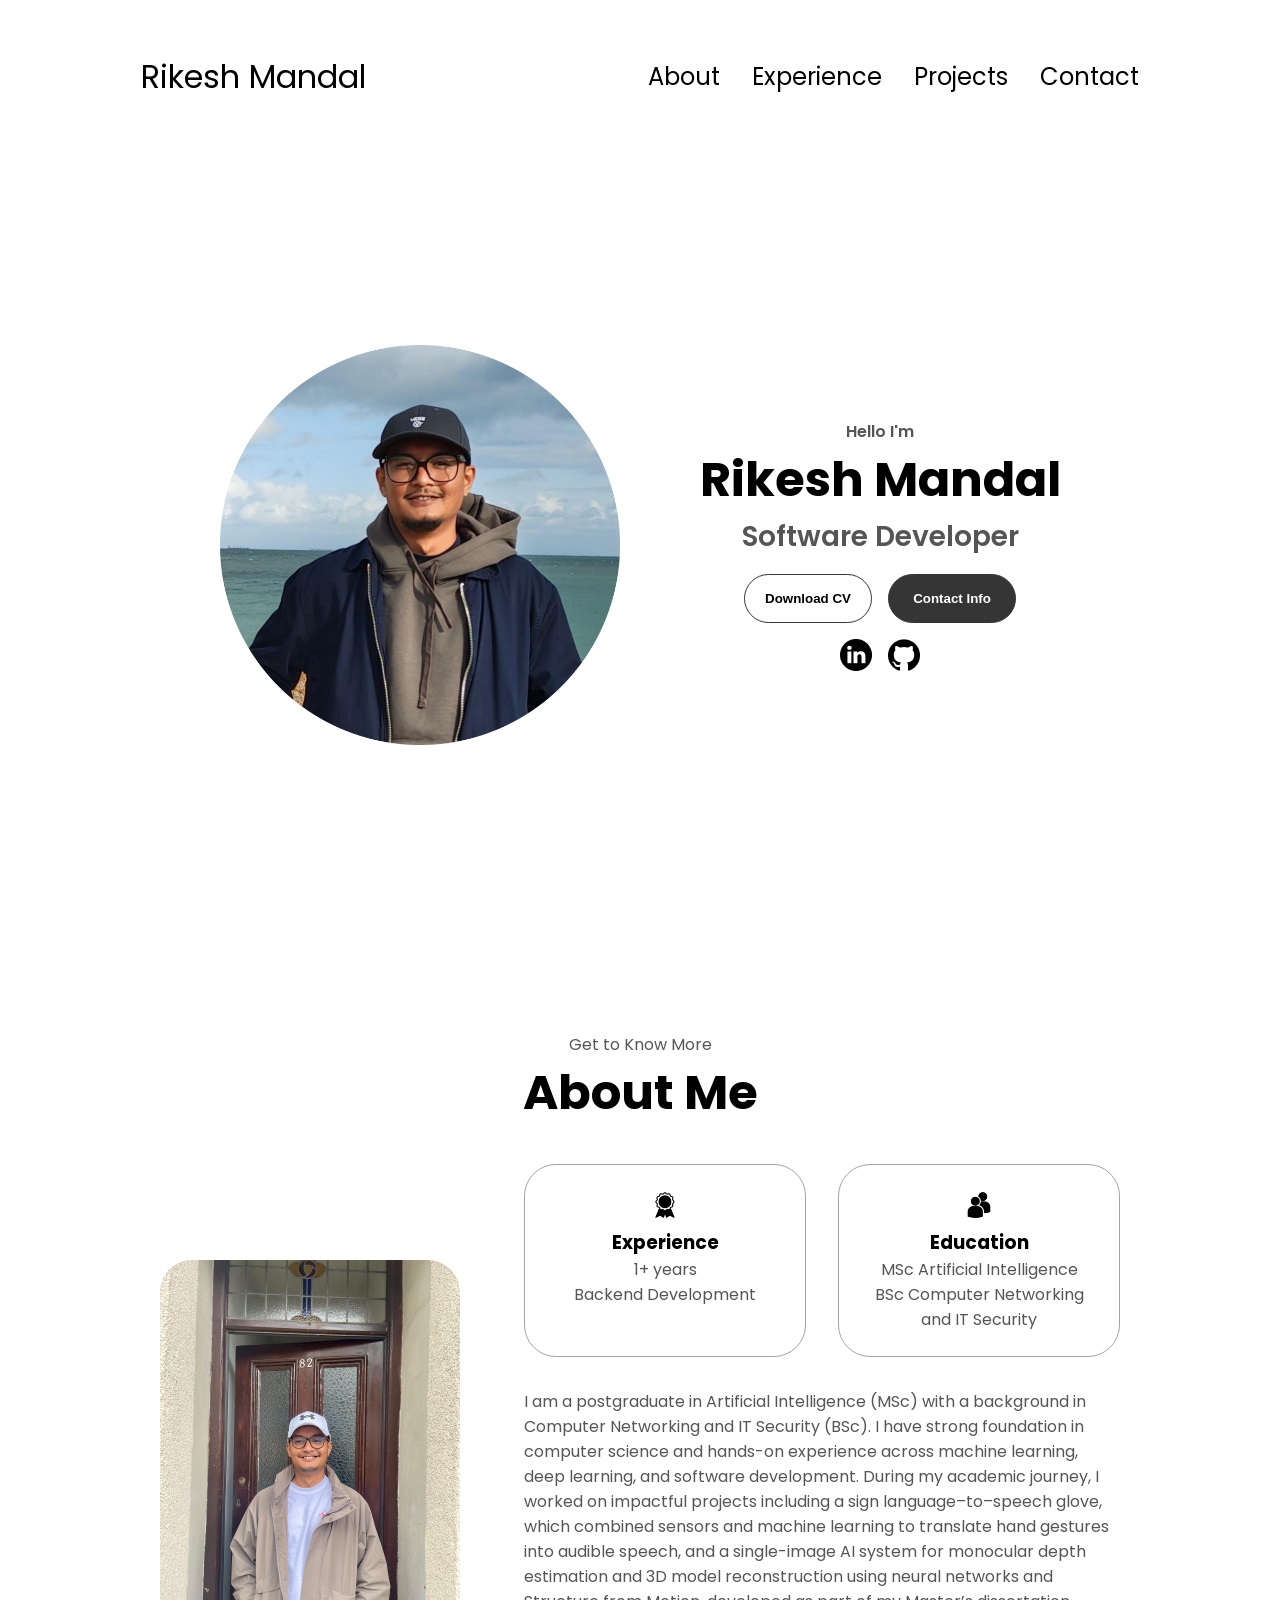
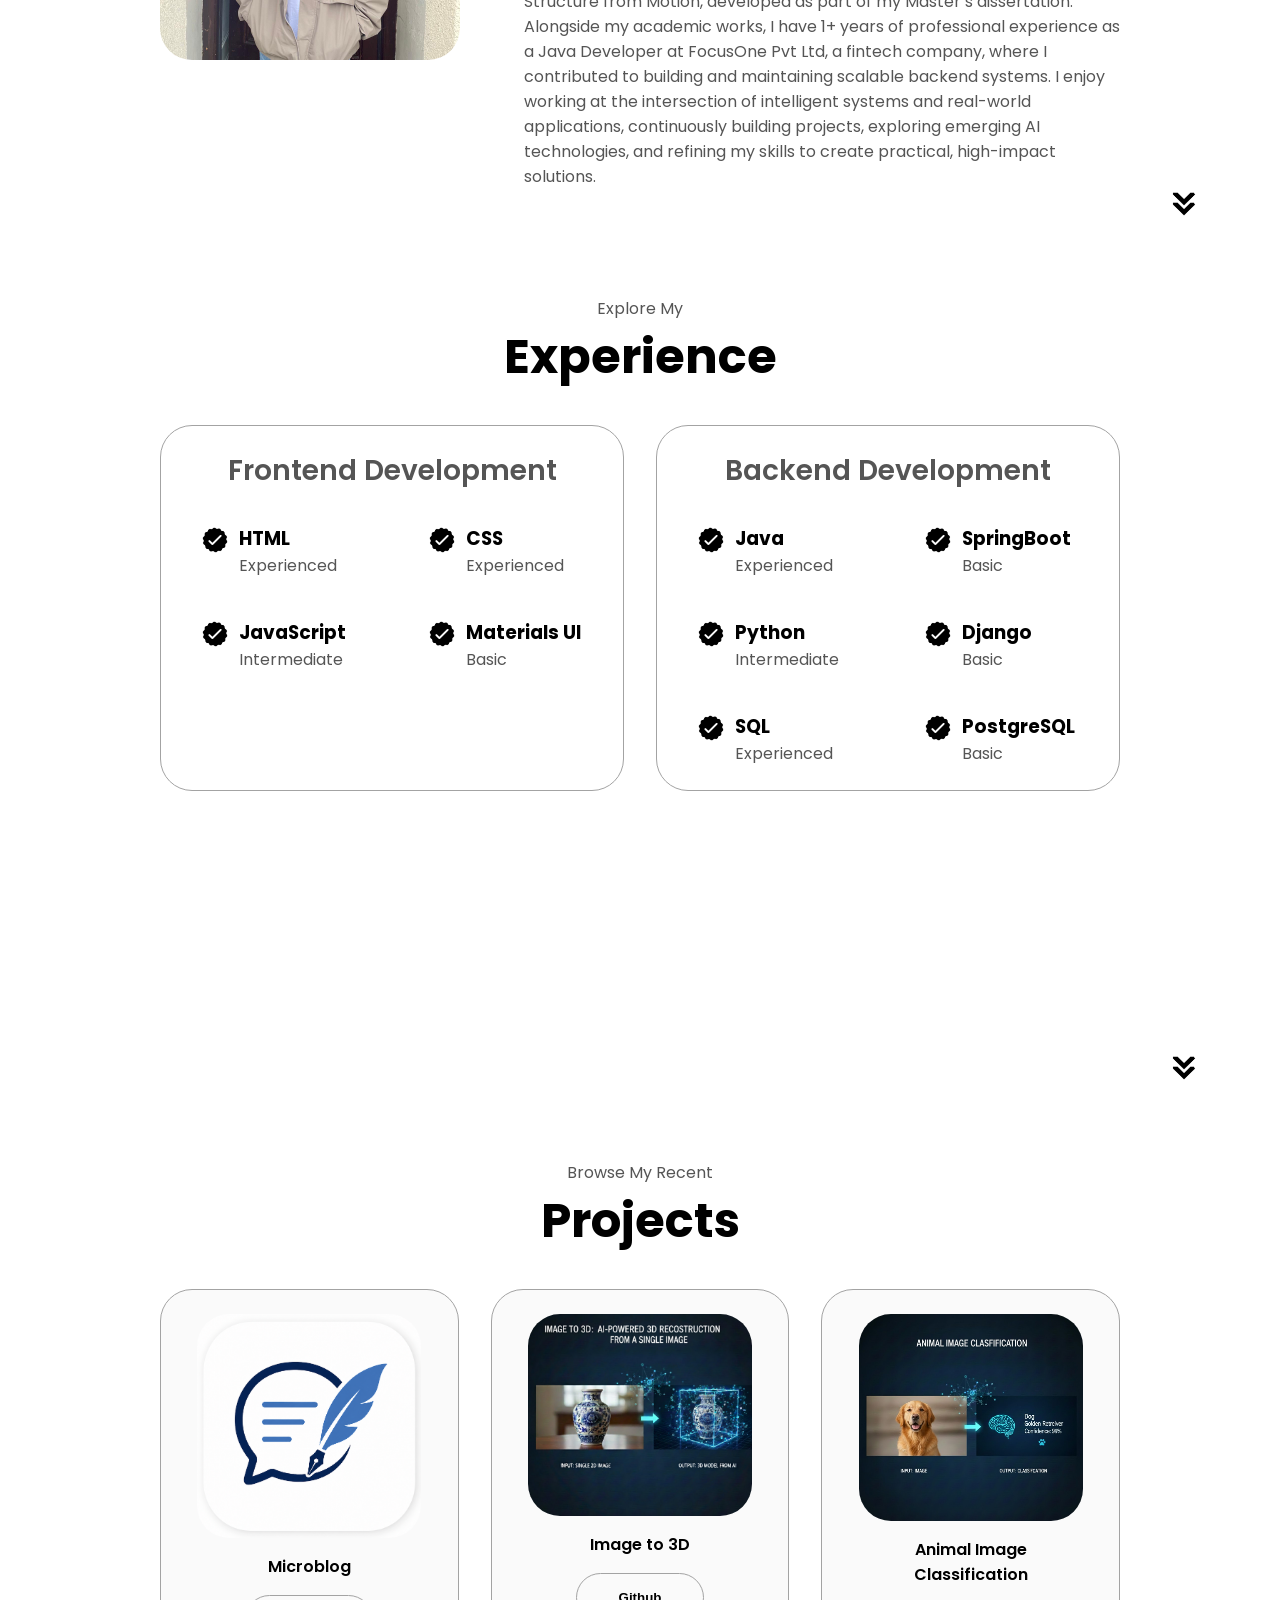
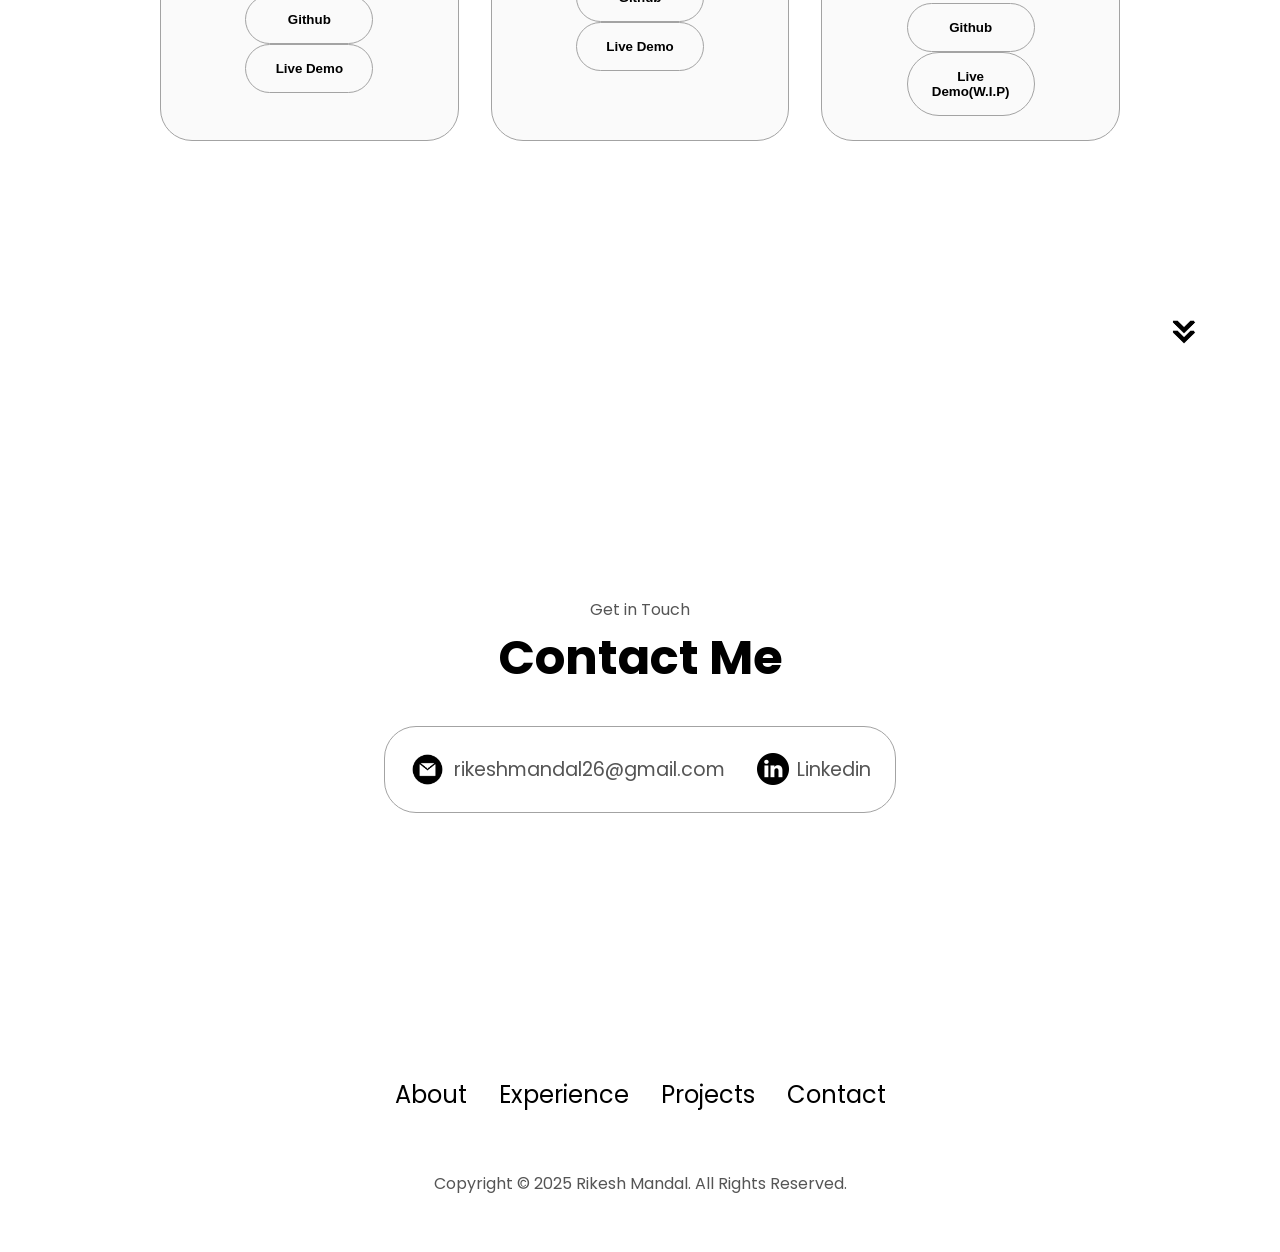
<file: index.html>
<!doctype html>
<html lang="en">
  <head>
    <meta charset="UTF-8" />
    <meta name="viewport" content="width=device-width, initial-scale=1.0" />
    <title>Rikesh Mandal</title>
    <link rel="stylesheet" href="./css/style.css" />
    <link rel="stylesheet" href="./css/mediaqueries.css" />
    <script src="./js/script.js" defer></script>
  </head>

  <body>
    <nav id="desktop-nav">
      <div class="logo">Rikesh Mandal</div>
      <div>
        <ul class="nav-links">
          <li><a href="#about">About</a></li>
          <li><a href="#experience">Experience</a></li>
          <li><a href="#projects">Projects</a></li>
          <li><a href="#contact">Contact</a></li>
        </ul>
      </div>
    </nav>
    <nav id="hamburger-nav">
      <div class="logo">Rikesh Mandal</div>
      <div class="hamburger-menu">
        <div class="hamburger-icon" onclick="togglemenu()">
          <span></span>
          <span></span>
          <span></span>
        </div>
        <div class="menu-links">
          <li><a href="#about" onclick="togglemenu()">About</a></li>
          <li><a href="#experience" onclick="togglemenu()">Experience</a></li>
          <li><a href="#projects" onclick="togglemenu()">Projects</a></li>
          <li><a href="#contact" onclick="togglemenu()">Contact</a></li>
        </div>
      </div>
    </nav>
    <section id="profile">
      <div class="section__pic-container">
        <img
          src="./assets/profile-pic.png"
          alt="Rikesh Mandal profile picture"
        />
      </div>
      <div class="section__text">
        <p class="section__text_p1">Hello I'm</p>
        <h1 class="title">Rikesh Mandal</h1>
        <p class="section__text__p2">Software Developer</p>
        <div class="btn-container">
          <button
            class="btn btn-color-2"
            onclick="window.open('./assets/cv.pdf')"
          >
            Download CV
          </button>
          <button
            class="btn btn-color-1"
            onclick="location.href = './#contact'"
          >
            Contact Info
          </button>
        </div>
        <div id="socials-container">
          <img
            src="./assets/linkedin.png"
            alt="My Linkedin Profile"
            class="icon"
            onclick="
              window.open(
                'https://linkedin.com/in/rikesh-mandal-98758b1a0/',
                '_blank',
              )
            "
          />
          <img
            src="./assets/github.png"
            alt="My GitHub Profile"
            class="icon"
            onclick="window.open('https://github.com/Rikesh-Mandal', '_blank')"
          />
        </div>
      </div>
    </section>
    <section id="about">
      <p class="section__text__p1">Get to Know More</p>
      <h1 class="title">About Me</h1>
      <div class="section-container">
        <div class="section__pic-container">
          <img
            src="./assets/about-pic-modified.jpg"
            alt="profile picture "
            class="about-pic"
          />
        </div>
        <div class="about-details-container">
          <div class="about-containers">
            <div class="details-container">
              <img
                src="./assets/experience.png"
                alt="Experience icon"
                class="icon"
              />
              <h3>Experience</h3>
              <p>
                1+ years <br />
                Backend Development
              </p>
            </div>
            <div class="details-container">
              <img
                src="./assets/education.png"
                alt="Education icon"
                class="icon"
              />
              <h3>Education</h3>
              <p>
                MSc Artificial Intelligence <br />
                BSc Computer Networking and IT Security
              </p>
            </div>
          </div>
          <div class="text-container">
            <p id="about-text">Loading...</p>
          </div>
        </div>
      </div>
      <img
        src="./assets/arrow.png"
        alt="Arrow icon"
        class="icon arrow"
        onclick="location.href = './#experience'"
      />
    </section>
    <section id="experience">
      <p class="section__text__p1">Explore My</p>
      <h1 class="title">Experience</h1>
      <div class="experience-details-container">
        <div class="about-containers">
          <div class="details-container">
            <h2 class="experience-sub-title">Frontend Development</h2>
            <div class="article-container">
              <article>
                <img
                  src="./assets/checkmark.png"
                  alt="Experience Icon"
                  class="icon"
                />
                <div>
                  <h3>HTML</h3>
                  <p>Experienced</p>
                </div>
              </article>
              <article>
                <img
                  src="./assets/checkmark.png"
                  alt="Experience Icon"
                  class="icon"
                />
                <div>
                  <h3>CSS</h3>
                  <p>Experienced</p>
                </div>
              </article>
              <article>
                <img
                  src="./assets/checkmark.png"
                  alt="Experience Icon"
                  class="icon"
                />
                <div>
                  <h3>JavaScript</h3>
                  <p>Intermediate</p>
                </div>
              </article>
              <article>
                <img
                  src="./assets/checkmark.png"
                  alt="Experience Icon"
                  class="icon"
                />
                <div>
                  <h3>Materials UI</h3>
                  <p>Basic</p>
                </div>
              </article>
            </div>
          </div>
          <div class="details-container">
            <h2 class="experience-sub-title">Backend Development</h2>
            <div class="article-container">
              <article>
                <img
                  src="./assets/checkmark.png"
                  alt="Experience Icon"
                  class="icon"
                />
                <div>
                  <h3>Java</h3>
                  <p>Experienced</p>
                </div>
              </article>
              <article>
                <img
                  src="./assets/checkmark.png"
                  alt="Experience Icon"
                  class="icon"
                />
                <div>
                  <h3>SpringBoot</h3>
                  <p>Basic</p>
                </div>
              </article>
              <article>
                <img
                  src="./assets/checkmark.png"
                  alt="Experience Icon"
                  class="icon"
                />
                <div>
                  <h3>Python</h3>
                  <p>Intermediate</p>
                </div>
              </article>
              <article>
                <img
                  src="./assets/checkmark.png"
                  alt="Experience Icon"
                  class="icon"
                />
                <div>
                  <h3>Django</h3>
                  <p>Basic</p>
                </div>
              </article>
              <article>
                <img
                  src="./assets/checkmark.png"
                  alt="Experience Icon"
                  class="icon"
                />
                <div>
                  <h3>SQL</h3>
                  <p>Experienced</p>
                </div>
              </article>
              <article>
                <img
                  src="./assets/checkmark.png"
                  alt="Experience Icon"
                  class="icon"
                />
                <div>
                  <h3>PostgreSQL</h3>
                  <p>Basic</p>
                </div>
              </article>
            </div>
          </div>
        </div>
      </div>
      <img
        src="./assets/arrow.png"
        alt="Arrow icon"
        class="icon arrow"
        onclick="location.href = './#projects'"
      />
    </section>
    <section id="projects">
      <p class="section__text__p1">Browse My Recent</p>
      <h1 class="title">Projects</h1>
      <div class="experience-details-container">
        <div class="about-containers">
          <div class="details-container color-container">
            <div class="article-container">
              <img
                src="./assets/microblog.png"
                alt="Project 1"
                class="project-img"
              />
            </div>
            <h2 class="experience-sub-title project-title">Microblog</h2>
            <div class="btn-container"></div>
            <button
              class="btn btn-color-2 project-btn"
              onclick="
                window.open(
                  'https://github.com/Rikesh-Mandal/microblog-flask',
                  '_blank',
                )
              "
            >
              Github
            </button>
            <button
              class="btn btn-color-2 project-btn"
              onclick="window.open('https://home-server.taila89f29.ts.net/', '_blank',)"
            >
              Live Demo
            </button>
          </div>
          <div class="details-container color-container">
            <div class="article-container">
              <img
                src="./assets/image-to-3D.png"
                alt="Project 2"
                class="project-img"
              />
            </div>
            <h2 class="experience-sub-title project-title">Image to 3D</h2>
            <div class="btn-container"></div>
            <button
              class="btn btn-color-2 project-btn"
              onclick="
                window.open(
                  'https://github.com/Rikesh-Mandal/ImageTo3D',
                  '_blank',
                )
              "
            >
              Github
            </button>
            <button
              class="btn btn-color-2 project-btn"
              onclick="
                window.open(
                  'https://home-server.taila89f29.ts.net:8443',
                  '_blank',
                )
              "
            >
              Live Demo
            </button>
          </div>
          <div class="details-container color-container">
            <div class="article-container">
              <img
                src="./assets/animal-classification.jpg"
                alt="Project 3"
                class="project-img"
              />
            </div>
            <h2 class="experience-sub-title project-title image-classification">
              Animal Image Classification
            </h2>
            <div class="btn-container"></div>
            <button
              class="btn btn-color-2 project-btn"
              onclick="
                window.open(
                  'https://github.com/Rikesh-Mandal/image-classification-system',
                  '_blank',
                )
              "
            >
              Github
            </button>
            <button
              class="btn btn-color-2 project-btn"
              onclick="
                window.open(
                  'https://github.com/Rikesh-Mandal/image-classification-system',
                  '_blank',
                )
              "
            >
              Live Demo(W.I.P)
            </button>
          </div>
        </div>
      </div>
      <img
        src="./assets/arrow.png"
        alt="Arrow icon"
        class="icon arrow"
        onclick="location.href = './#contact'"
      />
    </section>
    <section id="contact">
      <p class="section__text__p1">Get in Touch</p>
      <h1 class="title">Contact Me</h1>
      <div class="contact-info-upper-container">
        <div class="contact-info-container">
          <img
            src="./assets/email.png"
            alt="Email Icon"
            class="icon contact-icon email-icon"
          />
          <p>
            <a href="mailto:rikeshmandal26@gmail.com"></a
            >rikeshmandal26@gmail.com
          </p>
        </div>
        <div class="contact-info-container">
          <img
            src="./assets/linkedin.png"
            alt="My Linkedin Profile"
            class="icon"
            onclick="
              window.open(
                'https://linkedin.com/in/rikesh-mandal-98758b1a0/',
                '_blank',
              )
            "
          />
          <p>Linkedin</p>
        </div>
      </div>
    </section>
    <footer>
      <nav>
        <div class="nav-links-container">
          <div>
            <ul class="nav-links">
              <li><a href="#about">About</a></li>
              <li><a href="#experience">Experience</a></li>
              <li><a href="#projects">Projects</a></li>
              <li><a href="#contact">Contact</a></li>
            </ul>
          </div>
        </div>
      </nav>
      <p>Copyright &#169; 2025 Rikesh Mandal. All Rights Reserved.</p>
    </footer>
  </body>
</html>
</file>
<file: css/style.css>
/* General */

@import url("https://fonts.googleapis.com/css2?family=Poppins:wght@300;400;500;600&display=swap");

* {
  margin: 0;
  padding: 0;
}

body {
  font-family: "Poppins", sans-serif;
}

html {
  scroll-behavior: smooth;
}

p {
  color: rgb(85, 85, 85);
}

/* Transition */

a,
.btn {
  transition: all 300ms ease;
}

/* Desktop Nav */
nav,
.nav-links {
  display: flex;
}

nav {
  justify-content: space-around;
  align-items: center;
  height: 17vh;
}

.nav-links {
  gap: 2rem;
  list-style: none;
  font-size: 1.5rem;
}

a {
  color: black;
  text-decoration: none;
  text-decoration-color: white;
}

a:hover {
  color: grey;
  text-decoration: underline;
  text-underline-offset: 1rem;
  text-decoration-color: rgb(181, 181, 181);
}

.logo {
  font-size: 2rem;
}

.logo:hover {
  cursor: default;
}

/* Hamburger Menu */

#hamburger-nav {
  display: none;
}

.hamburger-menu {
  position: relative;
  display: inline-block;
}

.hamburger-icon {
  display: flex;
  flex-direction: column;
  justify-content: space-between;
  height: 24px;
  width: 30px;
  cursor: pointer;
}

.hamburger-icon span {
  width: 100%;
  height: 2px;
  background-color: black;
  transition: all 0.3 ease-in-out;
}

.menu-links {
  position: absolute;
  top: 100%;
  right: 0;
  background-color: white;
  width: fit-content;
  max-height: 0;
  overflow: hidden;
  transition: all 0.3 ease-in-out;
}

.menu-links a {
  display: block;
  padding: 10px;
  text-align: center;
  font-size: 1.5rem;
  color: black;
  text-decoration: none;
  transition: all 0.3 ease-in-out;
}

.menu-links li {
  list-style: none;
}

.menu-links.open {
  max-height: 300px;
}

.hamburger-icon.open span:first-child {
  transform: rotate(45deg) translate(10px, 5px);
}
.hamburger-icon.open span:nth-child(2) {
  opacity: 0;
}
.hamburger-icon.open span:last-child {
  transform: rotate(-45deg) translate(10px, -5px);
}

.hamburger-icon span:first-child {
  transform: none;
}
.hamburger-icon span:nth-child(2) {
  opacity: 1;
}
.hamburger-icon span:first-child {
  transform: none;
}

/* Sections */

section {
  padding-top: 4vh;
  height: 96vh;
  margin: 0 10rem;
  box-sizing: border-box;
  min-height: fit-content;
}

.section-container {
  display: flex;
}

/* Profile Section */
#profile {
  display: flex;
  justify-content: center;
  gap: 5rem;
  height: 80vh;
}

.section__pic-container {
  display: flex;
  height: 400px;
  width: 400px;
  margin: auto 0;
}

.section__text {
  align-self: center;
  text-align: center;
}

.section__text p {
  font-weight: 600;
}

.section__text__p1 {
  text-align: center;
}

.section__text__p2 {
  font-size: 1.75rem;
  margin-bottom: 1rem;
}

.title {
  font-size: 3rem;
  text-align: center;
}

#socials-container {
  display: flex;
  justify-content: center;
  margin-top: 1rem;
  gap: 1rem;
}

/* Icons */

.icon {
  cursor: pointer;
  height: 2rem;
}

/* Buttons */

.btn-container {
  display: flex;
  justify-content: center;
  gap: 1rem;
}

.btn {
  font-weight: 600;
  transition: all 300ms ease;
  padding: 1rem;
  width: 8rem;
  border-radius: 2rem;
}

.btn-color-1,
.btn-color-2 {
  border: rgb(53, 53, 53) 0.1rem solid;
}

.btn-color-1:hover,
.btn-color-2:hover {
  cursor: pointer;
}

.btn-color-1,
.btn-color-2:hover {
  background: rgb(53, 53, 53);
  color: white;
}

.btn-color-1:hover {
  background: rgb(0, 0, 0);
}

.btn-color-2 {
  background: none;
}

.btn-color-2:hover {
  border: rgb(255, 255, 255) 0.1rem solid;
}

.btn-container {
  gap: 1rem;
}

/* About Section */

#about {
  position: relative;
}

.about-containers {
  gap: 2rem;
  margin-bottom: 2rem;
  margin-top: 2rem;
}

.about-details-container {
  justify-content: center;
  flex-direction: column;
}

.about-containers,
.about-details-container {
  display: flex;
}

.about-pic {
  border-radius: 2rem;
}

.arrow {
  position: absolute;
  right: -5rem;
  bottom: 2.5rem;
}

.details-container {
  padding: 1.5rem;
  flex: 1;
  background: white;
  border-radius: 2rem;
  border: rgb(52, 52, 52) 0.1rem solid;
  border-color: rgb(163, 163, 163);
  text-align: center;
}

.section-container {
  gap: 4rem;
  height: 80%;
}

.section__pic-container {
  height: 400px;
  width: 400px;
  margin: auto 0;
}

/* Experience */

#experience {
  position: relative;
}

.experience-sub-title {
  color: rgb(85, 85, 85);
  font-weight: 600;
  font-size: 1.75rem;
  margin-bottom: 2rem;
}

.experience-details-container {
  display: flex;
  justify-content: center;
  flex-direction: column;
}

.article-container {
  display: flex;
  text-align: initial;
  flex-wrap: wrap;
  flex-direction: row;
  gap: 2.5rem;
  justify-content: space-around;
}

article {
  display: flex;
  width: 10rem;
  justify-content: start;
  gap: 0.5rem;
}

article.icon {
  cursor: default;
}

/* Projects Section */

#projects {
  position: relative;
}

.color-container {
  border-color: rgb(163, 163, 163);
  background: rgb(250, 250, 250);
}

.project-img {
  border-radius: 2rem;
  width: 90%;
  height: auto;
}

.project-title {
  margin: 1rem;
  color: black;
  font-size: 1rem;
}

.project-btn {
  color: black;
  border-color: rgb(163, 163, 163);
}

/* Contact Section */

#contact {
  display: flex;
  justify-content: center;
  flex-direction: column;
  height: 70vh;
}

.contact-info-upper-container {
  display: flex;
  justify-content: center;
  border-radius: 2rem;
  border: rgb(53, 53, 53) 0.1rem solid;
  border-color: rgb(163, 163, 163);
  background: (250, 250, 250);
  margin: 2rem auto;
  padding: 0.5rem;
}

.contact-info-container {
  display: flex;
  align-items: center;
  justify-content: center;
  gap: 0.5rem;
  margin: 1rem;
}

.contact-info-container p {
  font-size: larger;
}

.contact-icon {
  cursor: default;
}

.email-icon {
  height: 2.3rem;
}

/* Footer Section */

footer {
  height: 26vh;
  margin: 0 1rem;
}

footer p {
  text-align: center;
}
</file>
<file: css/mediaqueries.css>
@media screen and (max-width: 1400px) {
  #profile {
    height: 83vh;
    margin-bottom: 6rem;
  }
  .about-containers {
    flex-wrap: wrap;
  }
}

@media screen and (max-width: 1200px) {
  #desktop-nav {
    display: none;
  }
  #hamburger-nav {
    display: flex;
  }
  #experience,
  .experience-details-container {
    margin-top: 2rem;
  }
  #profile,
  .section-container {
    display: block;
  }
  .arrow {
    display: none;
  }
  section,
  .section-container {
    height: fit-content;
  }
  section {
    margin: 0 5%;
  }
  .section__pic-container {
    width: 275px;
    height: 275px;
    margin: 0 auto 2rem;
  }
  .about-containers {
    margin-top: 0;
  }
}
@media screen and (max-width: 600px) {
  #contact,
  footer {
    height: 40vh;
  }
  #profile {
    height: 83vh;
    margin-bottom: 0;
  }
  article {
    font-size: 1rem;
  }
  footer nav {
    height: fit-content;
    margin-bottom: 2rem;
  }
  .about-containers,
  .contact-info-upper-container,
  .btn-container {
    flex-wrap: wrap;
  }
  .contact-info-container {
    margin: 0;
  }
  .contact-info-container p,
  nav-link li a {
    font-size: 1rem;
  }
  .experience-sub-title {
    font-size: 1.25rem;
  }
  .logo {
    font-size: 1.5rem;
  }
  .nav-links {
    flex-direction: column;
    gap: 0.5rem;
    text-align: center;
  }
  .section__pic-container {
    width: auto;
    height: 46vh;
    justify-content: center;
  }
  .section__text__p2 {
    font-size: 1.25rem;
  }
  .title {
    font-size: 2rem;
  }
  .text-container {
    text-align: justify;
  }
}
</file>
